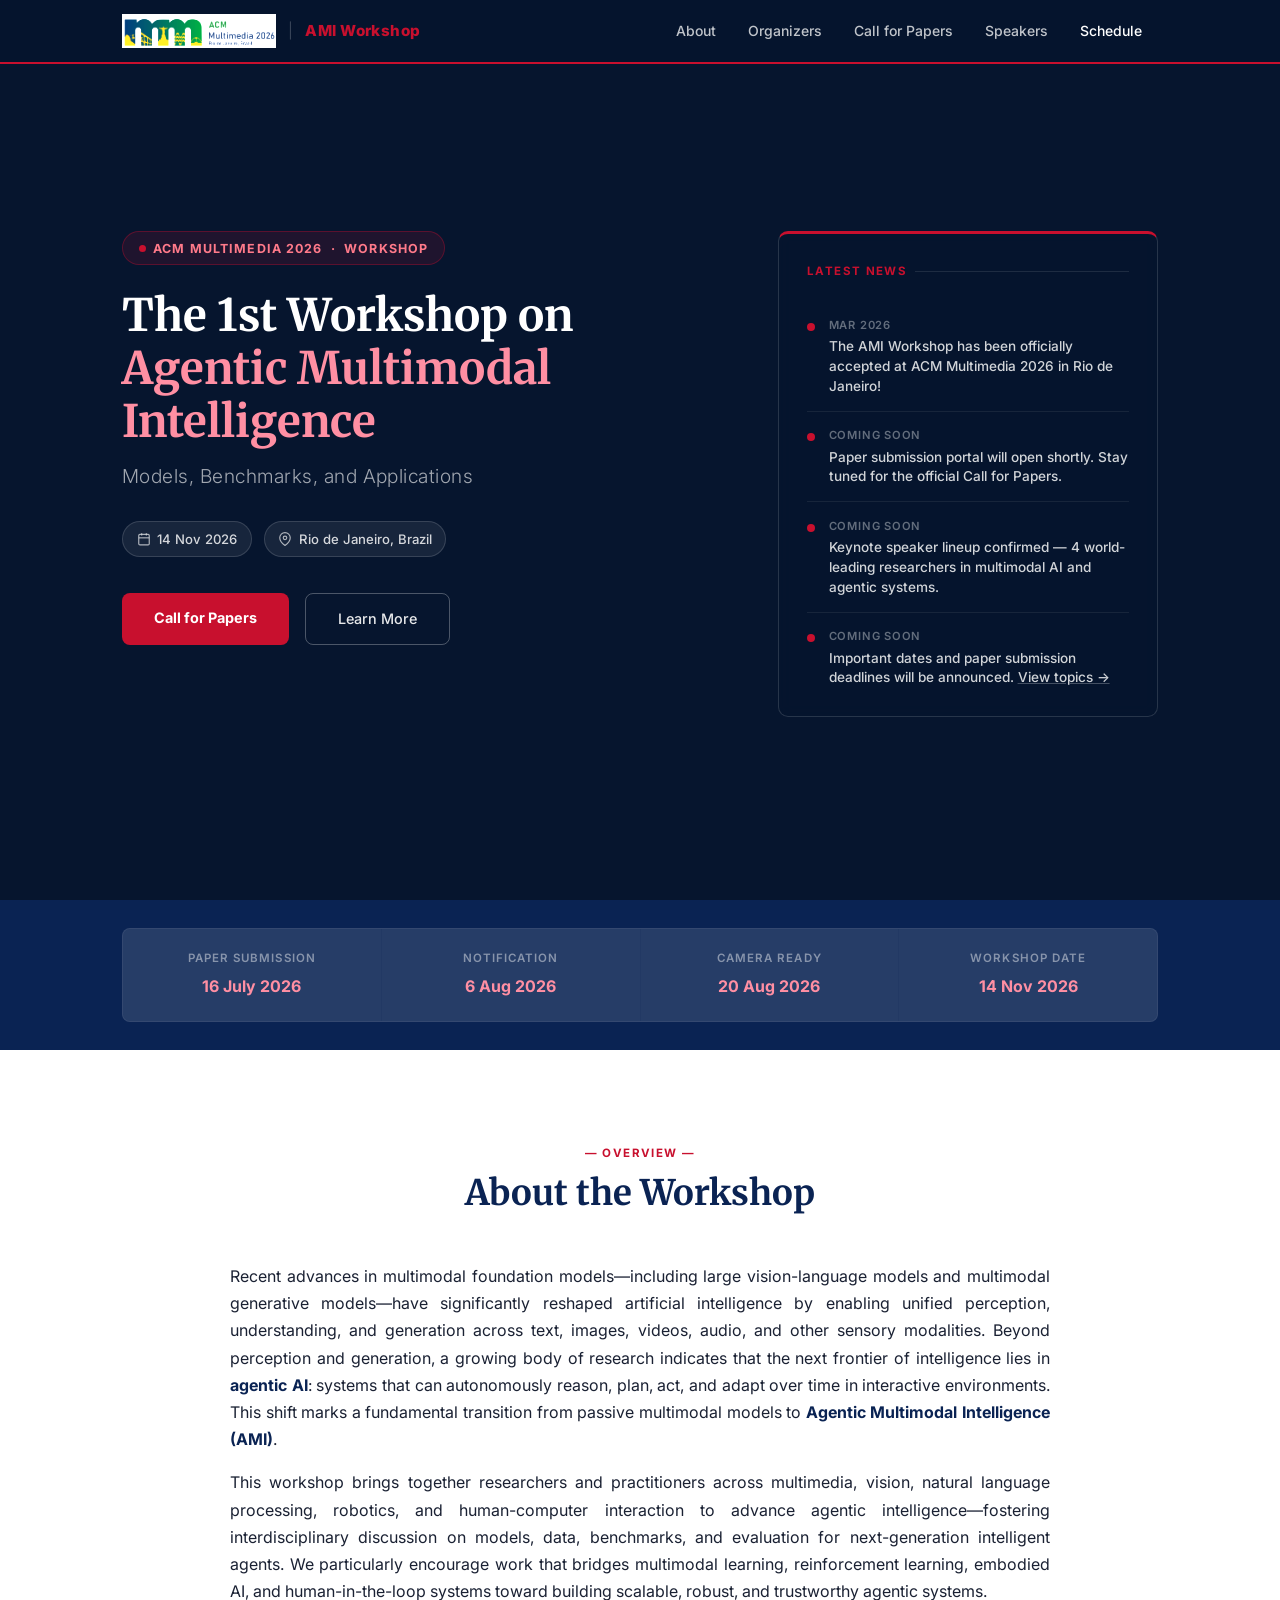
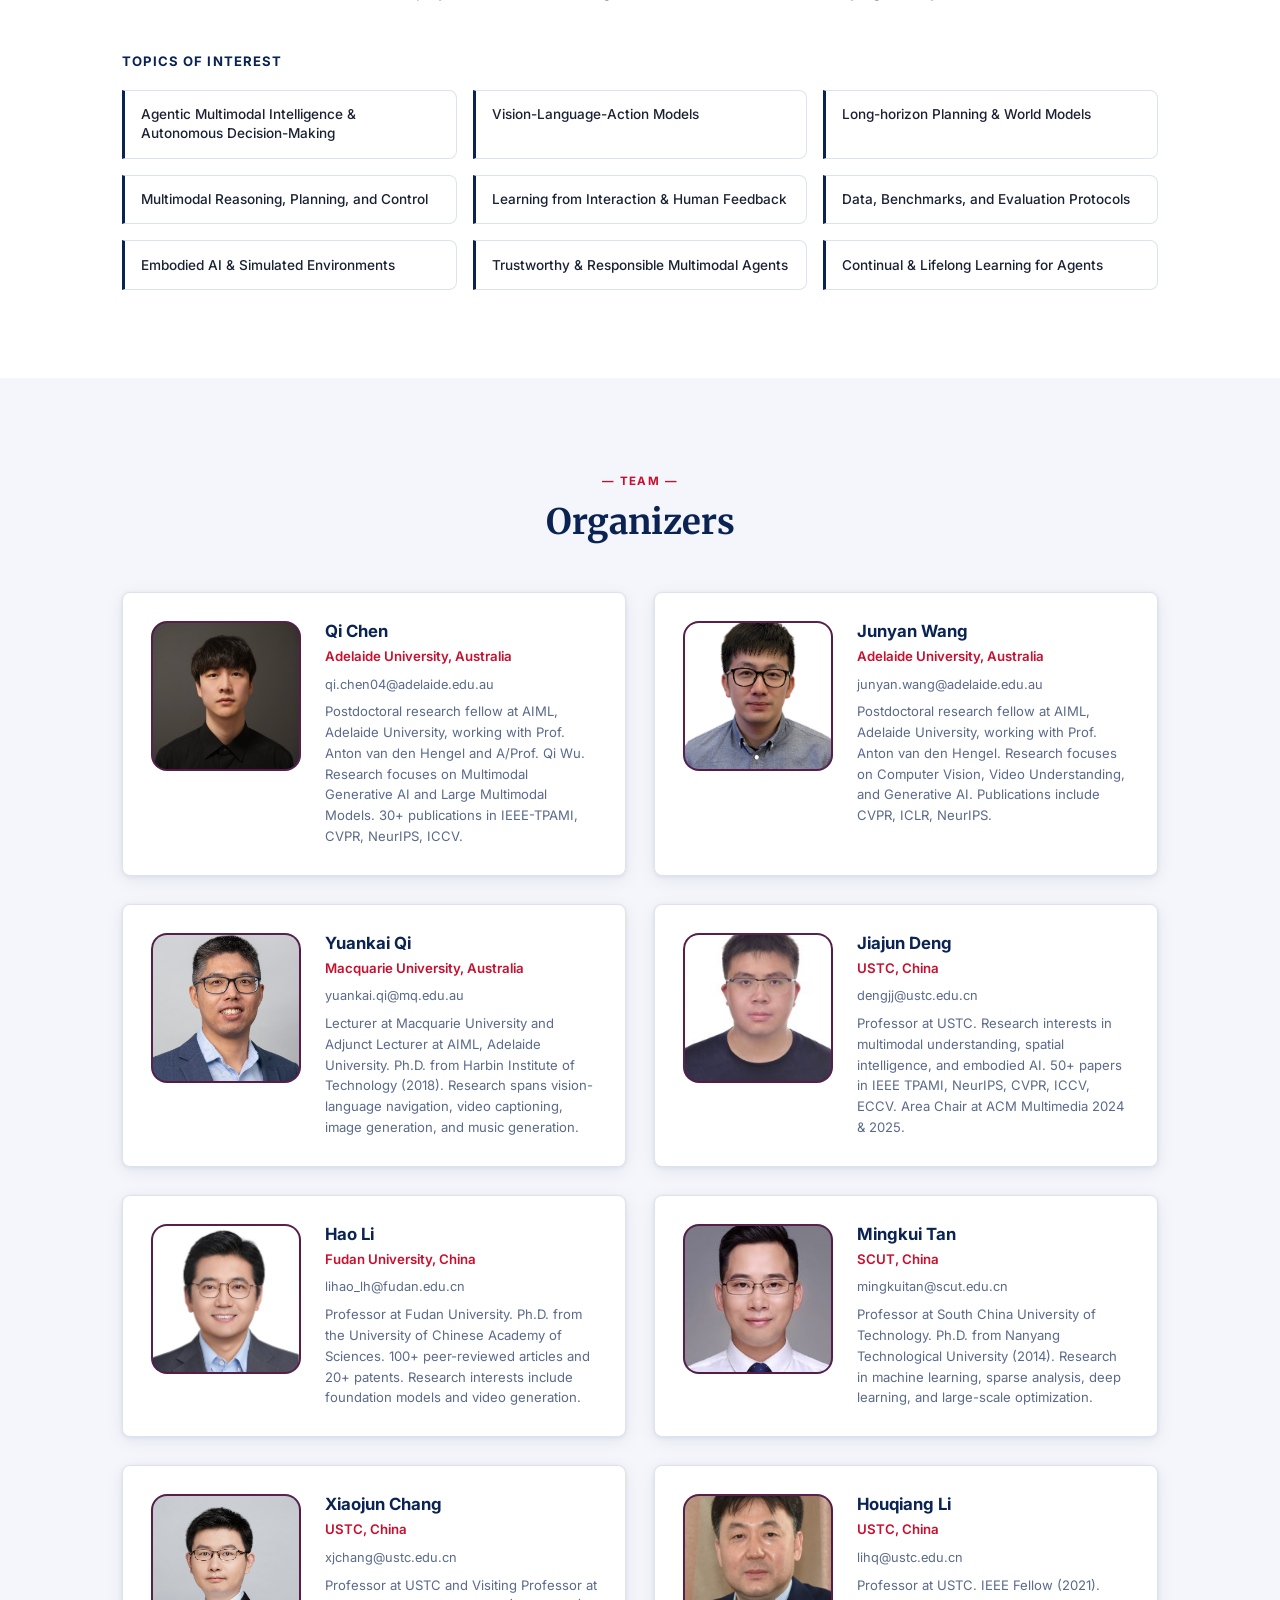
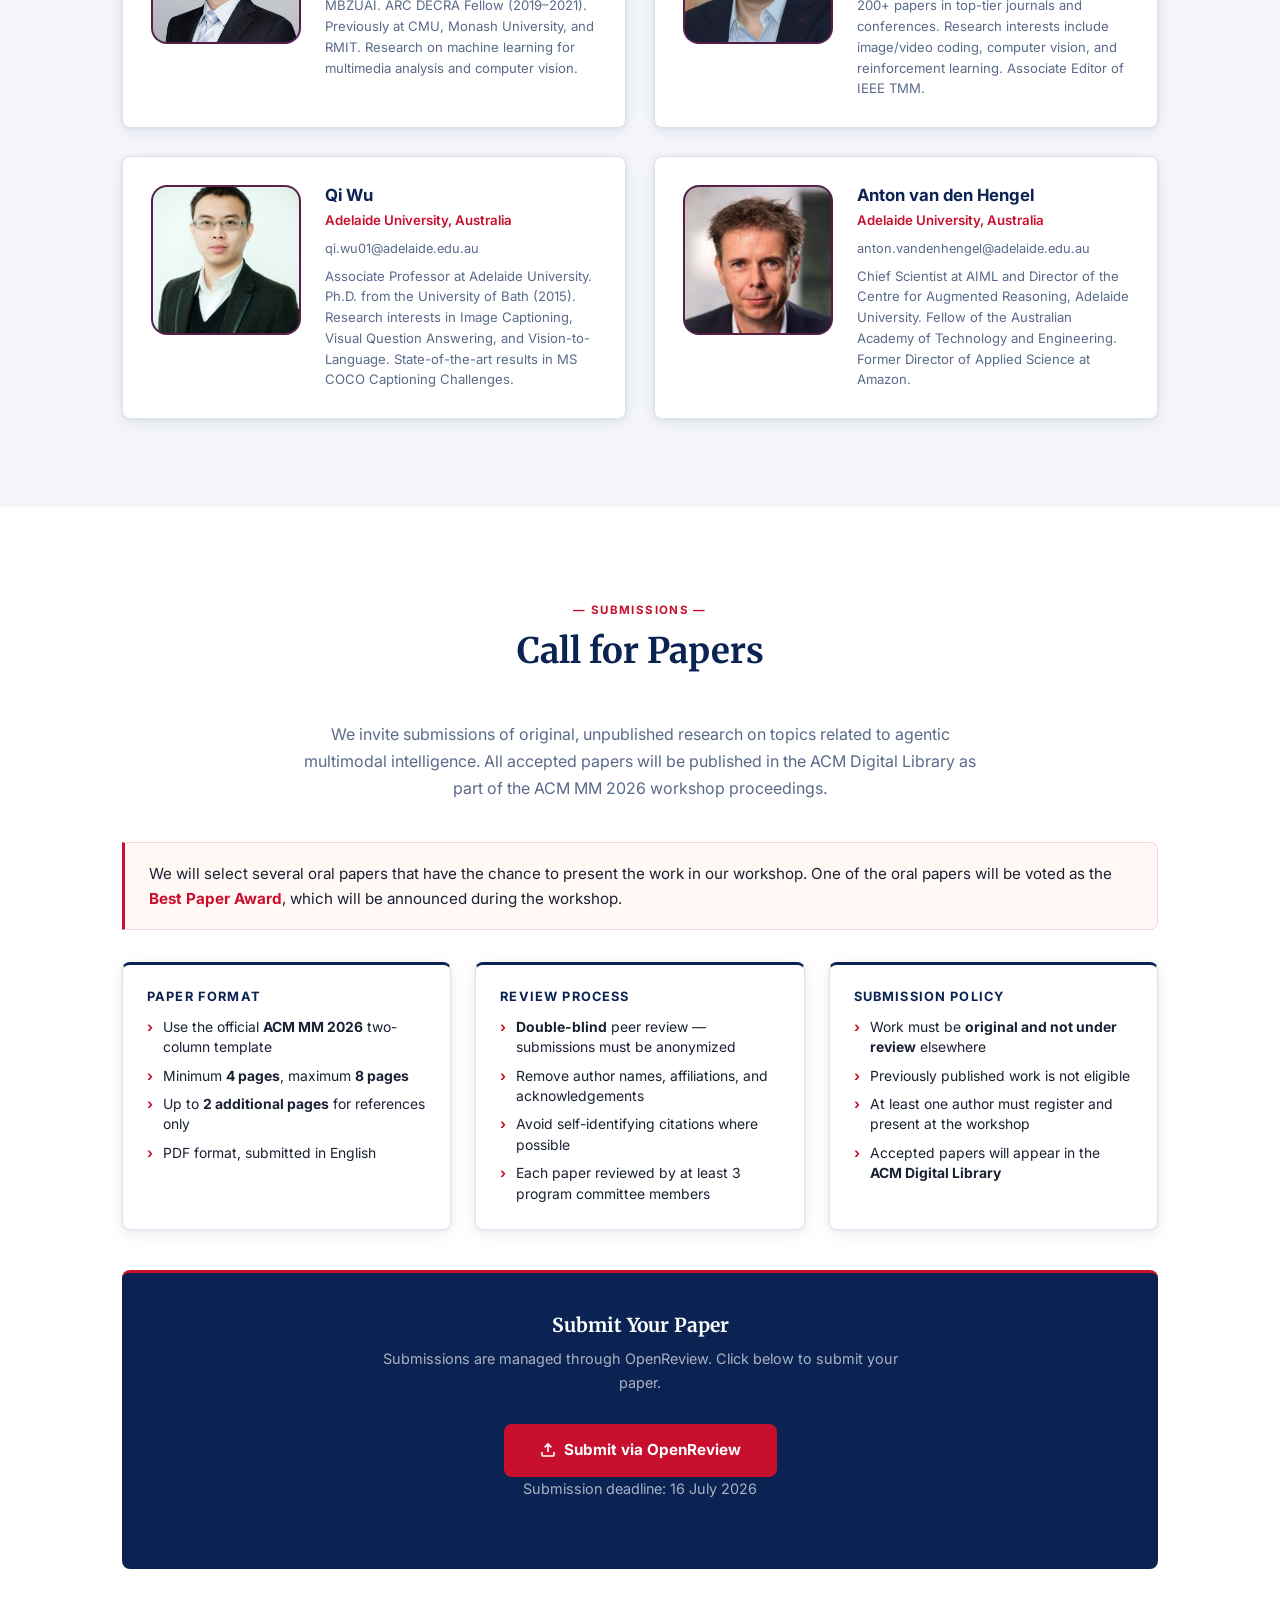
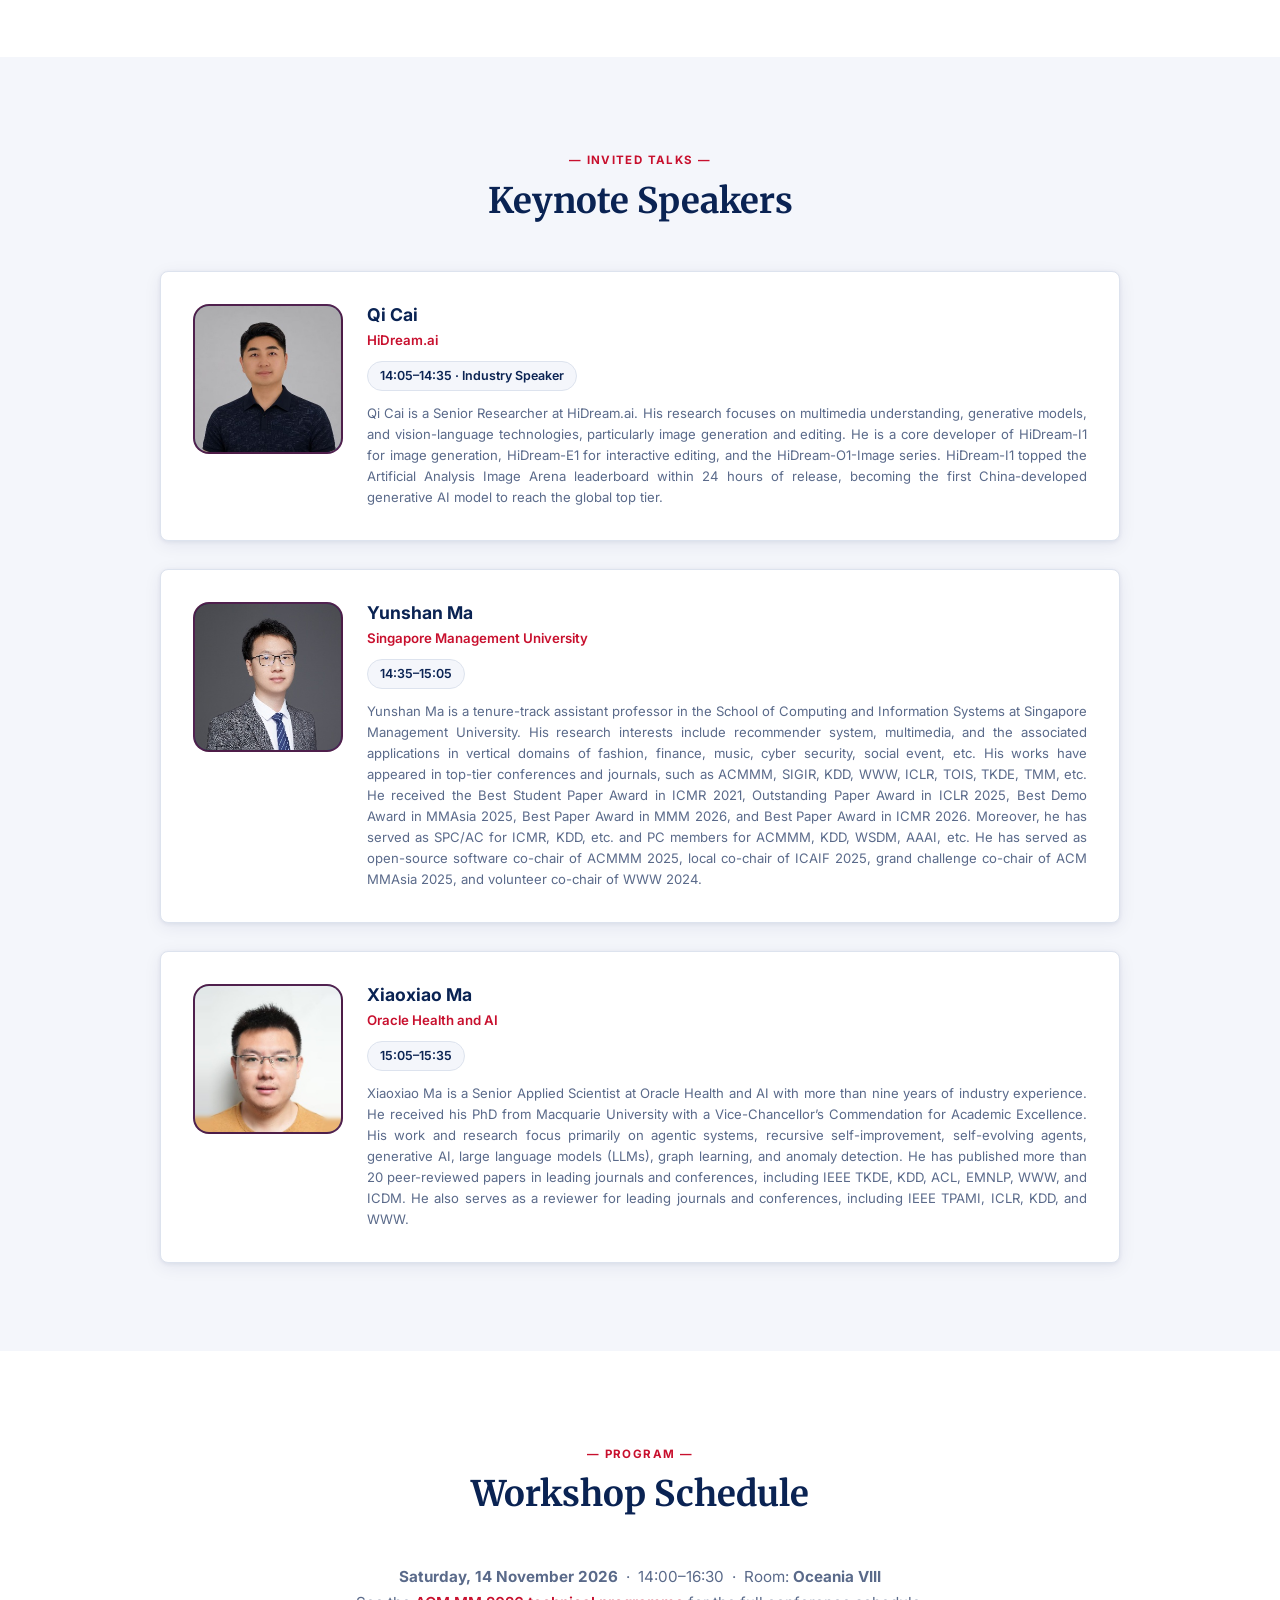
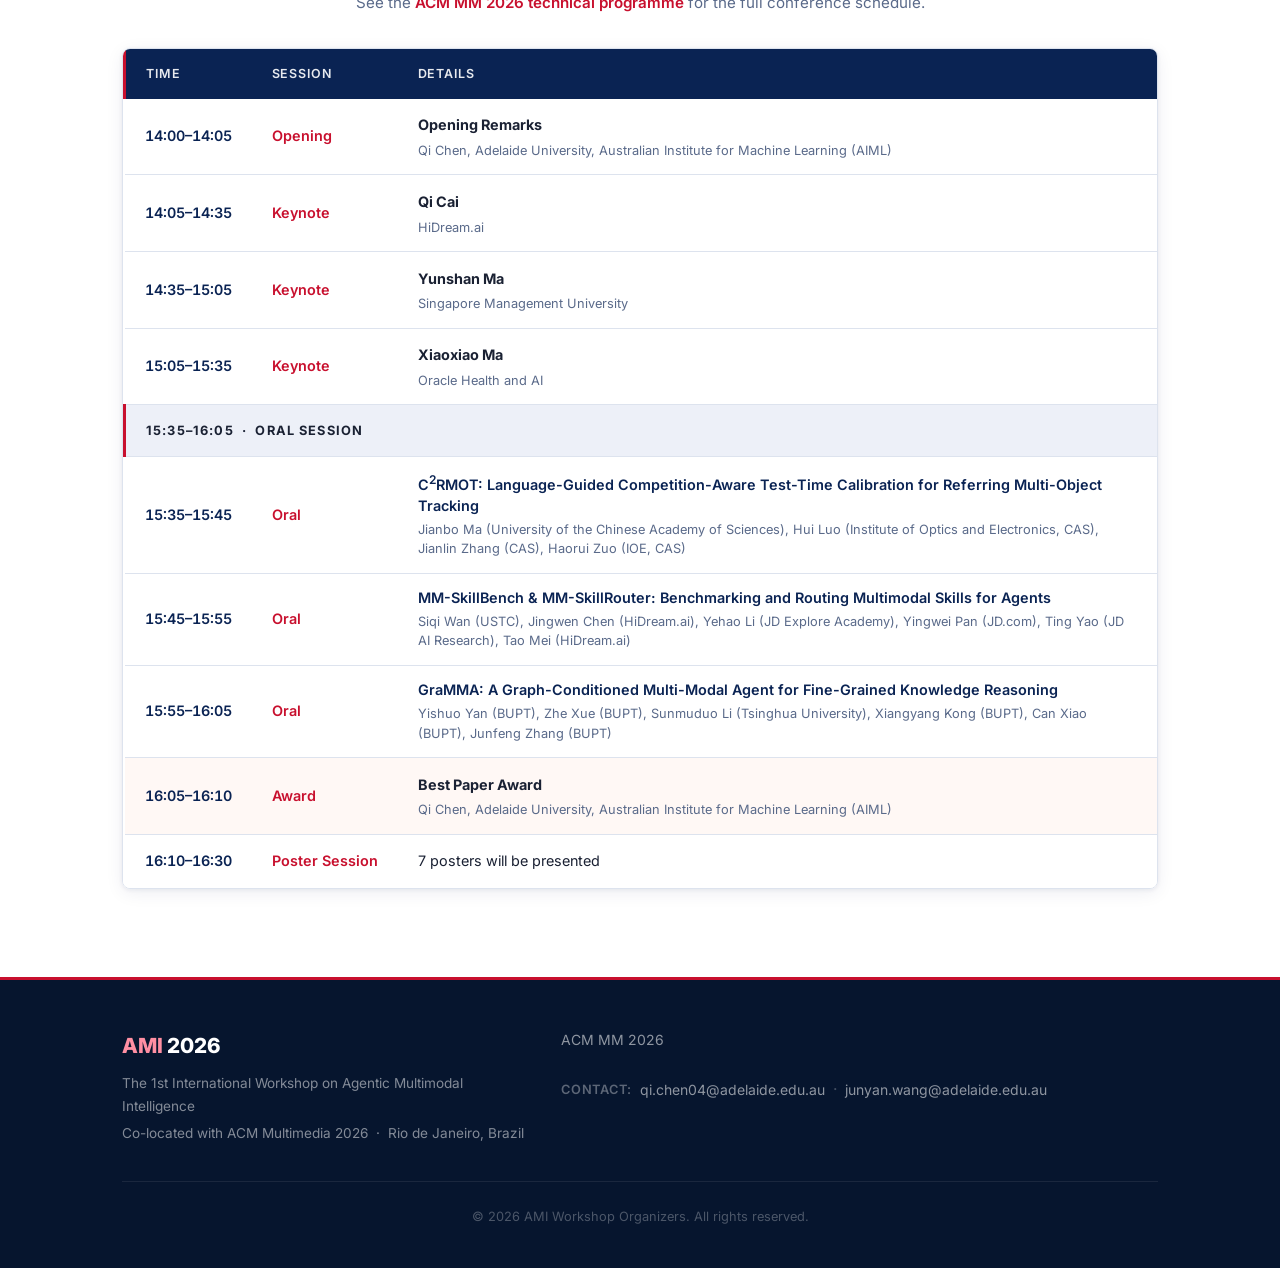
<file: index.html>
<!DOCTYPE html>
<html lang="en">
<head>
  <meta charset="UTF-8" />
  <meta name="viewport" content="width=device-width, initial-scale=1.0" />
  <title>AMI Workshop @ ACM MM 2026</title>
  <link rel="stylesheet" href="style.css" />
  <link rel="preconnect" href="https://fonts.googleapis.com" />
  <link rel="preconnect" href="https://fonts.gstatic.com" crossorigin />
  <link href="https://fonts.googleapis.com/css2?family=Inter:wght@300;400;500;600;700;800&family=Merriweather:ital,wght@0,400;0,700;1,400&display=swap" rel="stylesheet" />
</head>
<body>

<!-- ============================================================ NAVIGATION -->
<nav id="navbar">
  <div class="nav-container">
    <div class="nav-logo">
      <img src="LOGO.png" class="nav-acm-logo" alt="ACM Multimedia 2026"/>
      <span class="nav-divider">|</span>
      <span class="logo-ami">AMI Workshop</span>
    </div>
    <ul class="nav-links">
      <li><a href="#about">About</a></li>
      <li><a href="#organizers">Organizers</a></li>
      <li><a href="#cfp">Call for Papers</a></li>
      <li><a href="#speakers">Speakers</a></li>
      <li><a href="#schedule">Schedule</a></li>
    </ul>
    <button class="nav-toggle" id="navToggle">&#9776;</button>
  </div>
</nav>

<!-- ============================================================ HERO -->
<header class="hero">
  <!-- Rio de Janeiro background -->
  <div class="hero-bg"></div>
  <div class="hero-overlay"></div>

  <div class="hero-inner">

    <!-- Left: title & actions -->
    <div class="hero-left">
      <div class="hero-badge">ACM Multimedia 2026 &nbsp;·&nbsp; Workshop</div>
      <h1 class="hero-title">
        The 1st Workshop on<br/>
        <span class="accent">Agentic Multimodal<br/>Intelligence</span>
      </h1>
      <p class="hero-subtitle">Models, Benchmarks, and Applications</p>
      <div class="hero-meta">
        <span class="meta-chip">
          <svg xmlns="http://www.w3.org/2000/svg" viewBox="0 0 24 24" fill="none" stroke="currentColor" stroke-width="2"><rect x="3" y="4" width="18" height="18" rx="2" ry="2"/><line x1="16" y1="2" x2="16" y2="6"/><line x1="8" y1="2" x2="8" y2="6"/><line x1="3" y1="10" x2="21" y2="10"/></svg>
          14 Nov 2026
        </span>
        <span class="meta-chip">
          <svg xmlns="http://www.w3.org/2000/svg" viewBox="0 0 24 24" fill="none" stroke="currentColor" stroke-width="2"><path d="M21 10c0 7-9 13-9 13s-9-6-9-13a9 9 0 0 1 18 0z"/><circle cx="12" cy="10" r="3"/></svg>
          Rio de Janeiro, Brazil
        </span>
      </div>
      <div class="hero-actions">
        <a href="#cfp" class="btn-primary">Call for Papers</a>
        <a href="#about" class="btn-secondary">Learn More</a>
      </div>
    </div>

    <!-- Right: Latest News -->
    <div class="hero-news">
      <div class="news-panel-title">Latest News</div>
      <div class="news-list">
        <div class="news-item">
          <div class="news-dot"></div>
          <div class="news-body">
            <div class="news-date">Mar 2026</div>
            <div class="news-text">The AMI Workshop has been officially accepted at ACM Multimedia 2026 in Rio de Janeiro!</div>
          </div>
        </div>
        <div class="news-item">
          <div class="news-dot"></div>
          <div class="news-body">
            <div class="news-date">Coming Soon</div>
            <div class="news-text">Paper submission portal will open shortly. Stay tuned for the official Call for Papers.</div>
          </div>
        </div>
        <div class="news-item">
          <div class="news-dot"></div>
          <div class="news-body">
            <div class="news-date">Coming Soon</div>
            <div class="news-text">Keynote speaker lineup confirmed — 4 world-leading researchers in multimodal AI and agentic systems.</div>
          </div>
        </div>
        <div class="news-item">
          <div class="news-dot"></div>
          <div class="news-body">
            <div class="news-date">Coming Soon</div>
            <div class="news-text">Important dates and paper submission deadlines will be announced. <a href="#cfp">View topics &rarr;</a></div>
          </div>
        </div>
      </div>
    </div>

  </div>
</header>

<!-- ============================================================ IMPORTANT DATES -->
<section class="dates-bar">
  <div class="container">
    <div class="dates-grid">
      <div class="date-item">
        <span class="date-label">Paper Submission</span>
        <span class="date-value">16 July 2026</span>
      </div>
      <div class="date-item">
        <span class="date-label">Notification</span>
        <span class="date-value">6 Aug 2026</span>
      </div>
      <div class="date-item">
        <span class="date-label">Camera Ready</span>
        <span class="date-value">20 Aug 2026</span>
      </div>
      <div class="date-item">
        <span class="date-label">Workshop Date</span>
        <span class="date-value">14 Nov 2026</span>
      </div>
    </div>
  </div>
</section>

<!-- ============================================================ ABOUT -->
<section id="about" class="section">
  <div class="container">
    <div class="section-header">
      <span class="section-tag">Overview</span>
      <h2 class="section-title">About the Workshop</h2>
    </div>
    <div class="about-text" style="max-width:820px;margin:0 auto 3rem;">
      <p>
        Recent advances in multimodal foundation models—including large vision-language models and multimodal generative models—have significantly reshaped artificial intelligence by enabling unified perception, understanding, and generation across text, images, videos, audio, and other sensory modalities. Beyond perception and generation, a growing body of research indicates that the next frontier of intelligence lies in <strong>agentic AI</strong>: systems that can autonomously reason, plan, act, and adapt over time in interactive environments. This shift marks a fundamental transition from passive multimodal models to <strong>Agentic Multimodal Intelligence (AMI)</strong>.
      </p>
      <p style="margin-bottom:0;">
        This workshop brings together researchers and practitioners across multimedia, vision, natural language processing, robotics, and human-computer interaction to advance agentic intelligence—fostering interdisciplinary discussion on models, data, benchmarks, and evaluation for next-generation intelligent agents. We particularly encourage work that bridges multimodal learning, reinforcement learning, embodied AI, and human-in-the-loop systems toward building scalable, robust, and trustworthy agentic systems.
      </p>
    </div>

    <!-- Research Topics -->
    <div class="topics-compact">
      <h3>Topics of Interest</h3>
      <div class="topics-compact-grid">
        <div class="topic-compact-card">Agentic Multimodal Intelligence &amp; Autonomous Decision-Making</div>
        <div class="topic-compact-card">Vision-Language-Action Models</div>
        <div class="topic-compact-card">Long-horizon Planning &amp; World Models</div>
        <div class="topic-compact-card">Multimodal Reasoning, Planning, and Control</div>
        <div class="topic-compact-card">Learning from Interaction &amp; Human Feedback</div>
        <div class="topic-compact-card">Data, Benchmarks, and Evaluation Protocols</div>
        <div class="topic-compact-card">Embodied AI &amp; Simulated Environments</div>
        <div class="topic-compact-card">Trustworthy &amp; Responsible Multimodal Agents</div>
        <div class="topic-compact-card">Continual &amp; Lifelong Learning for Agents</div>
      </div>
    </div>
  </div>
</section>

<!-- ============================================================ ORGANIZERS (moved before CfP) -->
<section id="organizers" class="section section-alt">
  <div class="container">
    <div class="section-header">
      <span class="section-tag">Team</span>
      <h2 class="section-title">Organizers</h2>
    </div>
    <div class="organizers-grid">

      <div class="organizer-card">
        <div class="organizer-avatar"><img src="photo/qichen.jpg" alt="Qi Chen"/></div>
        <div class="organizer-info">
          <h3><a href="https://scholar.google.com/citations?user=OgKU77kAAAAJ&hl=en" class="organizer-name-link" target="_blank" rel="noopener">Qi Chen</a></h3>
          <p class="organizer-affil">Adelaide University, Australia</p>
          <a href="mailto:qi.chen04@adelaide.edu.au" class="organizer-email">qi.chen04@adelaide.edu.au</a>
          <p class="organizer-bio">Postdoctoral research fellow at AIML, Adelaide University, working with Prof. Anton van den Hengel and A/Prof. Qi Wu. Research focuses on Multimodal Generative AI and Large Multimodal Models. 30+ publications in IEEE-TPAMI, CVPR, NeurIPS, ICCV.</p>
        </div>
      </div>

      <div class="organizer-card">
        <div class="organizer-avatar"><img src="photo/junyanwang.jpg" alt="Junyan Wang"/></div>
        <div class="organizer-info">
          <h3><a href="https://scholar.google.com/citations?user=5yS_tTUAAAAJ&hl=en" class="organizer-name-link" target="_blank" rel="noopener">Junyan Wang</a></h3>
          <p class="organizer-affil">Adelaide University, Australia</p>
          <a href="mailto:junyan.wang@adelaide.edu.au" class="organizer-email">junyan.wang@adelaide.edu.au</a>
          <p class="organizer-bio">Postdoctoral research fellow at AIML, Adelaide University, working with Prof. Anton van den Hengel. Research focuses on Computer Vision, Video Understanding, and Generative AI. Publications include CVPR, ICLR, NeurIPS.</p>
        </div>
      </div>

      <div class="organizer-card">
        <div class="organizer-avatar"><img src="photo/yuankaiqi.png" alt="Yuankai Qi"/></div>
        <div class="organizer-info">
          <h3><a href="https://sites.google.com/site/yuankiqi/home" class="organizer-name-link" target="_blank" rel="noopener">Yuankai Qi</a></h3>
          <p class="organizer-affil">Macquarie University, Australia</p>
          <a href="mailto:yuankai.qi@mq.edu.au" class="organizer-email">yuankai.qi@mq.edu.au</a>
          <p class="organizer-bio">Lecturer at Macquarie University and Adjunct Lecturer at AIML, Adelaide University. Ph.D. from Harbin Institute of Technology (2018). Research spans vision-language navigation, video captioning, image generation, and music generation.</p>
        </div>
      </div>

      <div class="organizer-card">
        <div class="organizer-avatar"><img src="photo/jiajundeng.jpeg" alt="Jiajun Deng"/></div>
        <div class="organizer-info">
          <h3><a href="https://scholar.google.com/citations?user=FAAHjxsAAAAJ&hl=en" class="organizer-name-link" target="_blank" rel="noopener">Jiajun Deng</a></h3>
          <p class="organizer-affil">USTC, China</p>
          <a href="mailto:dengjj@ustc.edu.cn" class="organizer-email">dengjj@ustc.edu.cn</a>
          <p class="organizer-bio">Professor at USTC. Research interests in multimodal understanding, spatial intelligence, and embodied AI. 50+ papers in IEEE TPAMI, NeurIPS, CVPR, ICCV, ECCV. Area Chair at ACM Multimedia 2024 &amp; 2025.</p>
        </div>
      </div>

      <div class="organizer-card">
        <div class="organizer-avatar"><img src="photo/haoli.jpg" alt="Hao Li"/></div>
        <div class="organizer-info">
          <h3><a href="https://scholar.google.com/citations?user=pHN-QIwAAAAJ&hl=en" class="organizer-name-link" target="_blank" rel="noopener">Hao Li</a></h3>
          <p class="organizer-affil">Fudan University, China</p>
          <a href="mailto:lihao_lh@fudan.edu.cn" class="organizer-email">lihao_lh@fudan.edu.cn</a>
          <p class="organizer-bio">Professor at Fudan University. Ph.D. from the University of Chinese Academy of Sciences. 100+ peer-reviewed articles and 20+ patents. Research interests include foundation models and video generation.</p>
        </div>
      </div>

      <div class="organizer-card">
        <div class="organizer-avatar"><img src="photo/mingkuitan.png" alt="Mingkui Tan"/></div>
        <div class="organizer-info">
          <h3><a href="https://tanmingkui.github.io/" class="organizer-name-link" target="_blank" rel="noopener">Mingkui Tan</a></h3>
          <p class="organizer-affil">SCUT, China</p>
          <a href="mailto:mingkuitan@scut.edu.cn" class="organizer-email">mingkuitan@scut.edu.cn</a>
          <p class="organizer-bio">Professor at South China University of Technology. Ph.D. from Nanyang Technological University (2014). Research in machine learning, sparse analysis, deep learning, and large-scale optimization.</p>
        </div>
      </div>

      <div class="organizer-card">
        <div class="organizer-avatar"><img src="photo/xiaojunchang.jpg" alt="Xiaojun Chang"/></div>
        <div class="organizer-info">
          <h3><a href="https://ustc.fmclab.cn/author/xiaojun-chang/" class="organizer-name-link" target="_blank" rel="noopener">Xiaojun Chang</a></h3>
          <p class="organizer-affil">USTC, China</p>
          <a href="mailto:xjchang@ustc.edu.cn" class="organizer-email">xjchang@ustc.edu.cn</a>
          <p class="organizer-bio">Professor at USTC and Visiting Professor at MBZUAI. ARC DECRA Fellow (2019–2021). Previously at CMU, Monash University, and RMIT. Research on machine learning for multimedia analysis and computer vision.</p>
        </div>
      </div>

      <div class="organizer-card">
        <div class="organizer-avatar"><img src="photo/houqiangli.jpg" alt="Houqiang Li"/></div>
        <div class="organizer-info">
          <h3><a href="http://staff.ustc.edu.cn/~lihq/en/" class="organizer-name-link" target="_blank" rel="noopener">Houqiang Li</a></h3>
          <p class="organizer-affil">USTC, China</p>
          <a href="mailto:lihq@ustc.edu.cn" class="organizer-email">lihq@ustc.edu.cn</a>
          <p class="organizer-bio">Professor at USTC. IEEE Fellow (2021). 200+ papers in top-tier journals and conferences. Research interests include image/video coding, computer vision, and reinforcement learning. Associate Editor of IEEE TMM.</p>
        </div>
      </div>

      <div class="organizer-card">
        <div class="organizer-avatar"><img src="photo/qiwu.jpeg" alt="Qi Wu"/></div>
        <div class="organizer-info">
          <h3><a href="https://v3alab.github.io/" class="organizer-name-link" target="_blank" rel="noopener">Qi Wu</a></h3>
          <p class="organizer-affil">Adelaide University, Australia</p>
          <a href="mailto:qi.wu01@adelaide.edu.au" class="organizer-email">qi.wu01@adelaide.edu.au</a>
          <p class="organizer-bio">Associate Professor at Adelaide University. Ph.D. from the University of Bath (2015). Research interests in Image Captioning, Visual Question Answering, and Vision-to-Language. State-of-the-art results in MS COCO Captioning Challenges.</p>
        </div>
      </div>

      <div class="organizer-card">
        <div class="organizer-avatar"><img src="photo/anton.jpeg" alt="Anton van den Hengel"/></div>
        <div class="organizer-info">
          <h3><a href="https://scholar.google.com/citations?user=nMGZ2ZQAAAAJ&hl=en" class="organizer-name-link" target="_blank" rel="noopener">Anton van den Hengel</a></h3>
          <p class="organizer-affil">Adelaide University, Australia</p>
          <a href="mailto:anton.vandenhengel@adelaide.edu.au" class="organizer-email">anton.vandenhengel@adelaide.edu.au</a>
          <p class="organizer-bio">Chief Scientist at AIML and Director of the Centre for Augmented Reasoning, Adelaide University. Fellow of the Australian Academy of Technology and Engineering. Former Director of Applied Science at Amazon.</p>
        </div>
      </div>

    </div>
  </div>
</section>

<!-- ============================================================ CALL FOR PAPERS -->
<section id="cfp" class="section">
  <div class="container">
    <div class="section-header">
      <span class="section-tag">Submissions</span>
      <h2 class="section-title">Call for Papers</h2>
    </div>
    <p class="cfp-intro">
      We invite submissions of original, unpublished research on topics related to agentic multimodal intelligence.
      All accepted papers will be published in the ACM Digital Library as part of the ACM MM 2026 workshop proceedings.
    </p>

    <p class="cfp-award-note">
      We will select several oral papers that have the chance to present the work in our workshop. One of the oral papers will be voted as the <strong class="award-highlight">Best Paper Award</strong>, which will be announced during the workshop.
    </p>

    <div class="cfp-requirements">

      <div class="req-card">
        <h4>Paper Format</h4>
        <ul>
          <li>Use the official <strong>ACM MM 2026</strong> two-column template</li>
          <li>Minimum <strong>4 pages</strong>, maximum <strong>8 pages</strong></li>
          <li>Up to <strong>2 additional pages</strong> for references only</li>
          <li>PDF format, submitted in English</li>
        </ul>
      </div>

      <div class="req-card">
        <h4>Review Process</h4>
        <ul>
          <li><strong>Double-blind</strong> peer review — submissions must be anonymized</li>
          <li>Remove author names, affiliations, and acknowledgements</li>
          <li>Avoid self-identifying citations where possible</li>
          <li>Each paper reviewed by at least 3 program committee members</li>
        </ul>
      </div>

      <div class="req-card">
        <h4>Submission Policy</h4>
        <ul>
          <li>Work must be <strong>original and not under review</strong> elsewhere</li>
          <li>Previously published work is not eligible</li>
          <li>At least one author must register and present at the workshop</li>
          <li>Accepted papers will appear in the <strong>ACM Digital Library</strong></li>
        </ul>
      </div>

    </div>

    <div class="cfp-submit-box">
      <h3>Submit Your Paper</h3>
      <p>Submissions are managed through OpenReview. Click below to submit your paper.</p>
      <a href="https://openreview.net/group?id=acmmm.org/ACMMM/2026/Workshop/AMI" class="btn-submit active" target="_blank" rel="noopener">
        <svg xmlns="http://www.w3.org/2000/svg" width="16" height="16" viewBox="0 0 24 24" fill="none" stroke="currentColor" stroke-width="2.5"><path d="M21 15v4a2 2 0 0 1-2 2H5a2 2 0 0 1-2-2v-4"/><polyline points="17 8 12 3 7 8"/><line x1="12" y1="3" x2="12" y2="15"/></svg>
        Submit via OpenReview
      </a>
      <p class="btn-submit-note">Submission deadline: 16 July 2026</p>
    </div>
  </div>
</section>

<!-- ============================================================ KEYNOTE SPEAKERS -->
<section id="speakers" class="section section-alt">
  <div class="container">
    <div class="section-header">
      <span class="section-tag">Invited Talks</span>
      <h2 class="section-title">Keynote Speakers</h2>
    </div>
    <div class="speakers-grid">

      <div class="speaker-card">
        <div class="speaker-avatar"><img src="photo/qicai.jpeg" alt="Qi Cai"/></div>
        <div class="speaker-info">
          <h3>Qi Cai</h3>
          <p class="speaker-affil">HiDream.ai</p>
          <p class="speaker-time">14:05–14:35 · Industry Speaker</p>
          <p class="speaker-bio">Qi Cai is a Senior Researcher at HiDream.ai. His research focuses on multimedia understanding, generative models, and vision-language technologies, particularly image generation and editing. He is a core developer of HiDream-I1 for image generation, HiDream-E1 for interactive editing, and the HiDream-O1-Image series. HiDream-I1 topped the Artificial Analysis Image Arena leaderboard within 24 hours of release, becoming the first China-developed generative AI model to reach the global top tier.</p>
        </div>
      </div>

      <div class="speaker-card">
        <div class="speaker-avatar"><img src="photo/yunshanma.jpeg" alt="Yunshan Ma"/></div>
        <div class="speaker-info">
          <h3>Yunshan Ma</h3>
          <p class="speaker-affil">Singapore Management University</p>
          <p class="speaker-time">14:35–15:05</p>
          <p class="speaker-bio">Yunshan Ma is a tenure-track assistant professor in the School of Computing and Information Systems at Singapore Management University. His research interests include recommender system, multimedia, and the associated applications in vertical domains of fashion, finance, music, cyber security, social event, etc. His works have appeared in top-tier conferences and journals, such as ACMMM, SIGIR, KDD, WWW, ICLR, TOIS, TKDE, TMM, etc. He received the Best Student Paper Award in ICMR 2021, Outstanding Paper Award in ICLR 2025, Best Demo Award in MMAsia 2025, Best Paper Award in MMM 2026, and Best Paper Award in ICMR 2026. Moreover, he has served as SPC/AC for ICMR, KDD, etc. and PC members for ACMMM, KDD, WSDM, AAAI, etc. He has served as open-source software co-chair of ACMMM 2025, local co-chair of ICAIF 2025, grand challenge co-chair of ACM MMAsia 2025, and volunteer co-chair of WWW 2024.</p>
        </div>
      </div>

      <div class="speaker-card">
        <div class="speaker-avatar"><img src="photo/xiaoxiaoma.jpeg" alt="Xiaoxiao Ma"/></div>
        <div class="speaker-info">
          <h3>Xiaoxiao Ma</h3>
          <p class="speaker-affil">Oracle Health and AI</p>
          <p class="speaker-time">15:05–15:35</p>
          <p class="speaker-bio">Xiaoxiao Ma is a Senior Applied Scientist at Oracle Health and AI with more than nine years of industry experience. He received his PhD from Macquarie University with a Vice-Chancellor’s Commendation for Academic Excellence. His work and research focus primarily on agentic systems, recursive self-improvement, self-evolving agents, generative AI, large language models (LLMs), graph learning, and anomaly detection. He has published more than 20 peer-reviewed papers in leading journals and conferences, including IEEE TKDE, KDD, ACL, EMNLP, WWW, and ICDM. He also serves as a reviewer for leading journals and conferences, including IEEE TPAMI, ICLR, KDD, and WWW.</p>
        </div>
      </div>

    </div>
  </div>
</section>

<!-- ============================================================ SCHEDULE -->
<section id="schedule" class="section">
  <div class="container">
    <div class="section-header">
      <span class="section-tag">Program</span>
      <h2 class="section-title">Workshop Schedule</h2>
    </div>
    <p class="schedule-note"><strong>Saturday, 14 November 2026</strong> &nbsp;·&nbsp; 14:00–16:30 &nbsp;·&nbsp; Room: <strong>Oceania VIII</strong><br/>
      See the <a href="https://2026.acmmm.org/site/technical-programme.html" target="_blank" rel="noopener">ACM MM 2026 technical programme</a> for the full conference schedule.</p>

    <div class="schedule-table-wrap">
      <table class="schedule-table">
        <thead>
          <tr>
            <th>Time</th>
            <th>Session</th>
            <th>Details</th>
          </tr>
        </thead>
        <tbody>
          <tr>
            <td class="sch-time">14:00–14:05</td>
            <td class="sch-session">Opening</td>
            <td><strong>Opening Remarks</strong><span class="sch-authors">Qi Chen, Adelaide University, Australian Institute for Machine Learning (AIML)</span></td>
          </tr>
          <tr>
            <td class="sch-time">14:05–14:35</td>
            <td class="sch-session">Keynote</td>
            <td><strong>Qi Cai</strong><span class="sch-authors">HiDream.ai</span></td>
          </tr>
          <tr>
            <td class="sch-time">14:35–15:05</td>
            <td class="sch-session">Keynote</td>
            <td><strong>Yunshan Ma</strong><span class="sch-authors">Singapore Management University</span></td>
          </tr>
          <tr>
            <td class="sch-time">15:05–15:35</td>
            <td class="sch-session">Keynote</td>
            <td><strong>Xiaoxiao Ma</strong><span class="sch-authors">Oracle Health and AI</span></td>
          </tr>
          <tr class="schedule-section-header">
            <td colspan="3">15:35–16:05 &nbsp;·&nbsp; Oral Session</td>
          </tr>
          <tr>
            <td class="sch-time">15:35–15:45</td>
            <td class="sch-session">Oral</td>
            <td><span class="sch-paper">C<sup>2</sup>RMOT: Language-Guided Competition-Aware Test-Time Calibration for Referring Multi-Object Tracking</span><span class="sch-authors">Jianbo Ma (University of the Chinese Academy of Sciences), Hui Luo (Institute of Optics and Electronics, CAS), Jianlin Zhang (CAS), Haorui Zuo (IOE, CAS)</span></td>
          </tr>
          <tr>
            <td class="sch-time">15:45–15:55</td>
            <td class="sch-session">Oral</td>
            <td><span class="sch-paper">MM-SkillBench &amp; MM-SkillRouter: Benchmarking and Routing Multimodal Skills for Agents</span><span class="sch-authors">Siqi Wan (USTC), Jingwen Chen (HiDream.ai), Yehao Li (JD Explore Academy), Yingwei Pan (JD.com), Ting Yao (JD AI Research), Tao Mei (HiDream.ai)</span></td>
          </tr>
          <tr>
            <td class="sch-time">15:55–16:05</td>
            <td class="sch-session">Oral</td>
            <td><span class="sch-paper">GraMMA: A Graph-Conditioned Multi-Modal Agent for Fine-Grained Knowledge Reasoning</span><span class="sch-authors">Yishuo Yan (BUPT), Zhe Xue (BUPT), Sunmuduo Li (Tsinghua University), Xiangyang Kong (BUPT), Can Xiao (BUPT), Junfeng Zhang (BUPT)</span></td>
          </tr>
          <tr class="schedule-award">
            <td class="sch-time">16:05–16:10</td>
            <td class="sch-session">Award</td>
            <td><strong>Best Paper Award</strong><span class="sch-authors">Qi Chen, Adelaide University, Australian Institute for Machine Learning (AIML)</span></td>
          </tr>
          <tr>
            <td class="sch-time">16:10–16:30</td>
            <td class="sch-session">Poster Session</td>
            <td>7 posters will be presented</td>
          </tr>
        </tbody>
      </table>
    </div>
  </div>
</section>

<!-- ============================================================ FOOTER -->
<footer class="footer">
  <div class="container">
    <div class="footer-content">
      <div class="footer-brand">
        <div class="footer-logo"><span class="logo-ami">AMI</span> 2026</div>
        <p>The 1st International Workshop on Agentic Multimodal Intelligence</p>
        <p>Co-located with ACM Multimedia 2026 &nbsp;·&nbsp; Rio de Janeiro, Brazil</p>
      </div>
      <div class="footer-links">
        <a href="https://2026.acmmm.org/index.html" target="_blank" rel="noopener">ACM MM 2026</a>
        <span class="footer-contact">
          <span class="footer-contact-label">Contact:</span>
          <a href="mailto:qi.chen04@adelaide.edu.au">qi.chen04@adelaide.edu.au</a>
          <span class="footer-contact-sep">·</span>
          <a href="mailto:junyan.wang@adelaide.edu.au">junyan.wang@adelaide.edu.au</a>
        </span>
      </div>
    </div>
    <div class="footer-bottom">
      <p>&copy; 2026 AMI Workshop Organizers. All rights reserved.</p>
    </div>
  </div>
</footer>

<script src="script.js"></script>
</body>
</html>
</file>
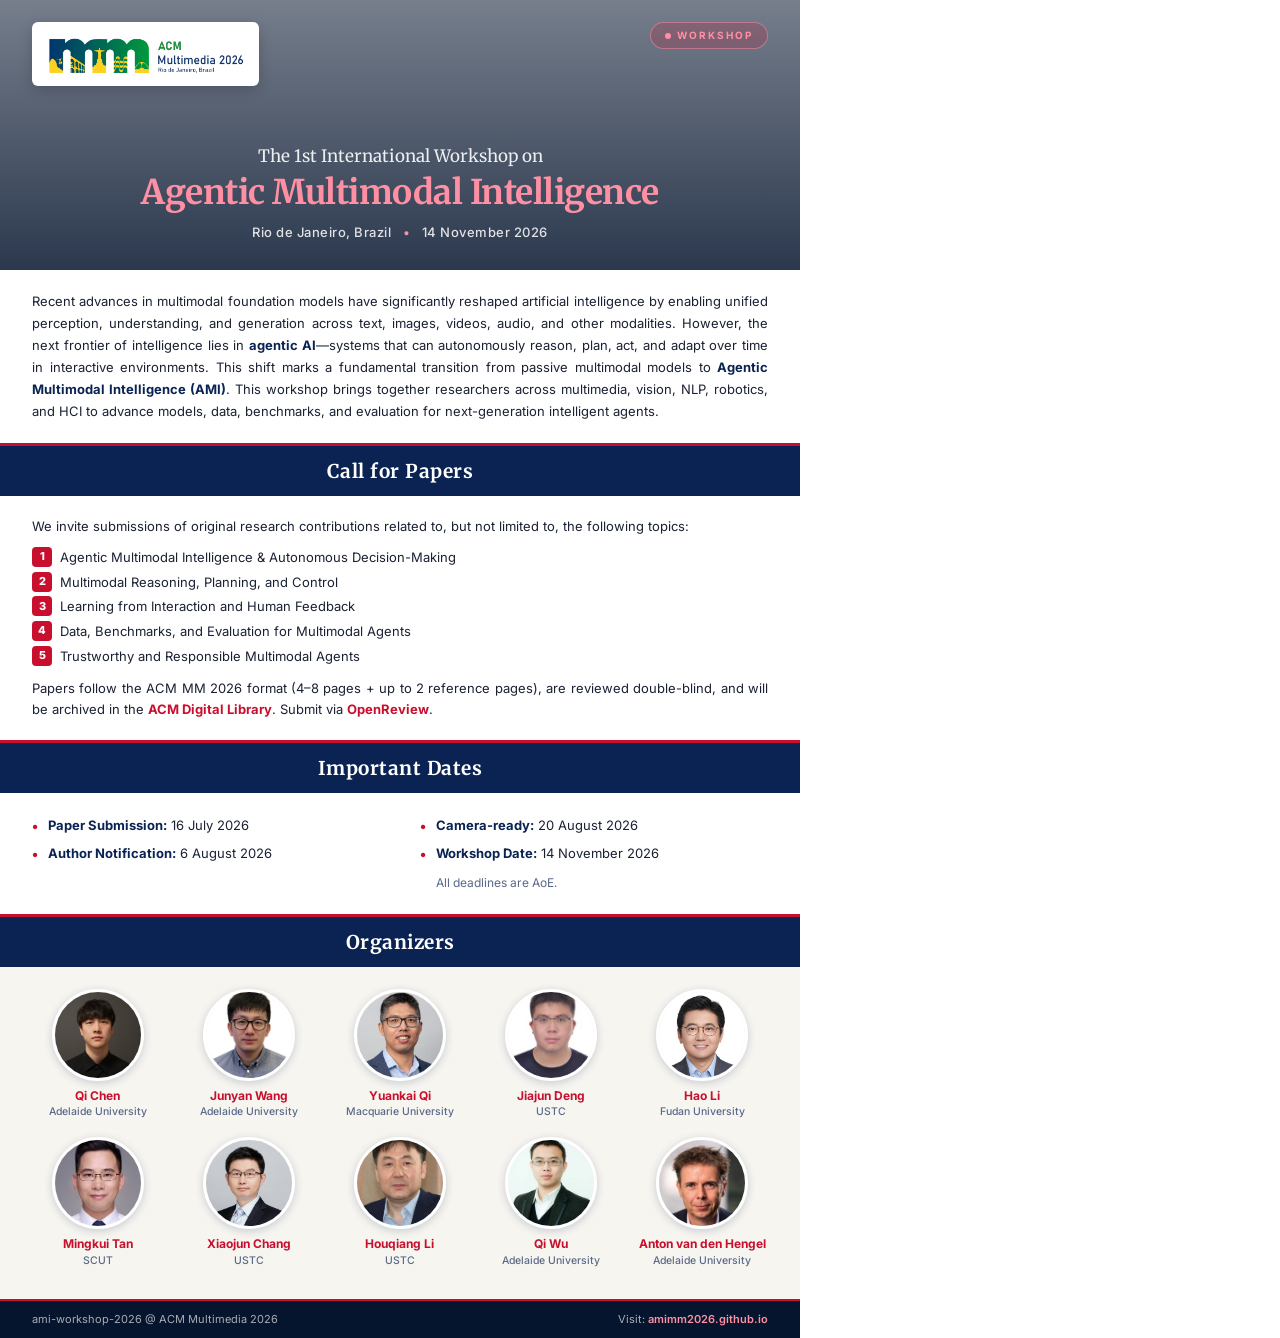
<file: poster.html>
<!DOCTYPE html>
<html lang="en">
<head>
  <meta charset="UTF-8" />
  <title>AMI Workshop 2026 — Poster</title>
  <link rel="preconnect" href="https://fonts.googleapis.com" />
  <link rel="preconnect" href="https://fonts.gstatic.com" crossorigin />
  <link href="https://fonts.googleapis.com/css2?family=Inter:wght@300;400;500;600;700;800;900&family=Merriweather:ital,wght@0,400;0,700;1,400&display=swap" rel="stylesheet" />
  <style>
    :root {
      --navy:      #0a2353;
      --navy-dark: #06152e;
      --red:       #c8102e;
      --red-light: #ff8fa3;
      --text:      #1a2133;
      --text-mute: #5a6a8a;
      --border:    #dde3ee;
      --cream:     #f7f5f0;
    }
    * { box-sizing: border-box; margin: 0; padding: 0; }
    html, body {
      font-family: 'Inter', system-ui, sans-serif;
      color: var(--text);
      background: #fff;
      line-height: 1.5;
      -webkit-font-smoothing: antialiased;
      margin: 0;
      padding: 0;
    }
    .poster {
      width: 800px;
      background: #fff;
      overflow: hidden;
    }
    /* Preview-only frame when viewed in browser */
    body.preview {
      background: #e5e7ec;
      padding: 30px 10px;
    }
    body.preview .poster {
      margin: 0 auto;
      box-shadow: 0 10px 60px rgba(0,0,0,.25);
    }

    /* ============ HEADER ============ */
    .poster-header {
      position: relative;
      height: 270px;
      background:
        linear-gradient(to bottom, rgba(6,21,46,.55), rgba(6,21,46,.85)),
        url('https://images.unsplash.com/photo-1483729558449-99ef09a8c325?w=1600&q=85&fit=crop&auto=format&fm=jpg') center/cover no-repeat;
      color: #fff;
      padding: 22px 32px 28px;
      display: flex;
      flex-direction: column;
      justify-content: space-between;
    }
    .header-top {
      display: flex;
      justify-content: space-between;
      align-items: flex-start;
    }
    .acm-logo {
      background: #fff;
      padding: 10px 14px;
      border-radius: 6px;
      box-shadow: 0 4px 14px rgba(0,0,0,.18);
    }
    .acm-logo img {
      height: 44px;
      width: auto;
      display: block;
    }
    .header-badge {
      display: inline-flex;
      align-items: center;
      gap: 6px;
      padding: 5px 14px;
      background: rgba(200,16,46,.2);
      border: 1px solid rgba(255,143,163,.5);
      color: var(--red-light);
      font-size: 10px;
      font-weight: 700;
      letter-spacing: 2px;
      text-transform: uppercase;
      border-radius: 100px;
    }
    .header-badge::before {
      content: '';
      width: 6px; height: 6px;
      border-radius: 50%;
      background: var(--red-light);
    }

    .header-center {
      text-align: center;
    }
    .header-subtitle {
      font-family: 'Merriweather', serif;
      font-size: 17px;
      font-weight: 400;
      margin-bottom: 4px;
      color: rgba(255,255,255,.9);
    }
    .header-title {
      font-family: 'Merriweather', serif;
      font-size: 34px;
      font-weight: 700;
      line-height: 1.15;
      color: var(--red-light);
      margin-bottom: 2px;
      letter-spacing: -.5px;
      white-space: nowrap;
    }
    .header-meta {
      font-family: 'Inter', sans-serif;
      font-size: 13px;
      color: rgba(255,255,255,.85);
      margin-top: 10px;
      font-weight: 500;
      letter-spacing: .5px;
    }
    .header-meta .dot { color: var(--red-light); margin: 0 8px; }

    /* ============ SECTION ============ */
    .section { padding: 20px 32px; }
    .section-banner {
      background: var(--navy);
      color: #fff;
      padding: 11px 32px;
      font-family: 'Merriweather', serif;
      font-size: 19px;
      font-weight: 700;
      text-align: center;
      border-top: 3px solid var(--red);
      letter-spacing: .5px;
    }

    .description p {
      font-size: 13px;
      line-height: 1.7;
      color: var(--text);
      text-align: justify;
      hyphens: auto;
    }
    .description strong { color: var(--navy); font-weight: 700; }
    .description a-link { color: var(--red); font-weight: 600; }

    /* CFP topics */
    .topics-list {
      margin: 2px 0;
      padding-left: 0;
      list-style: none;
    }
    .topics-list li {
      font-size: 13px;
      line-height: 1.9;
      counter-increment: step;
      padding-left: 28px;
      position: relative;
      color: var(--text);
    }
    .topics-list li::before {
      content: counter(step);
      position: absolute;
      left: 0; top: 2px;
      width: 20px; height: 20px;
      background: var(--red);
      color: #fff;
      font-size: 11px;
      font-weight: 800;
      display: flex;
      align-items: center;
      justify-content: center;
      border-radius: 4px;
      font-family: 'Inter', sans-serif;
    }
    .topics-list { counter-reset: step; }
    .cfp-intro, .cfp-note {
      font-size: 13px;
      line-height: 1.6;
      color: var(--text);
    }
    .cfp-intro { margin-bottom: 8px; }
    .cfp-note  { margin-top: 10px; text-align: justify; }
    .cfp-note .highlight {
      color: var(--red);
      font-weight: 700;
    }

    /* Dates */
    .dates {
      padding: 18px 32px 22px;
      display: flex;
      flex-wrap: wrap;
      gap: 8px 40px;
    }
    .dates-col { flex: 1; min-width: 260px; }
    .dates-col ul { list-style: none; }
    .dates-col ul li {
      font-size: 13px;
      padding: 3px 0 3px 16px;
      position: relative;
      line-height: 1.7;
    }
    .dates-col ul li::before {
      content: '•';
      position: absolute;
      left: 0;
      color: var(--red);
      font-weight: 800;
      font-size: 14px;
    }
    .dates-col ul li strong {
      color: var(--navy);
      font-weight: 700;
    }
    .deadline-note {
      font-size: 12px;
      color: var(--text-mute);
      margin-top: 6px;
      padding-left: 16px;
    }

    /* Organizers */
    .organizers-wrap {
      padding: 22px 28px 32px;
      background: var(--cream);
    }
    .organizers {
      display: grid;
      grid-template-columns: repeat(5, 1fr);
      gap: 18px 12px;
    }
    .org {
      text-align: center;
    }
    .org-photo {
      width: 92px;
      height: 92px;
      border-radius: 50%;
      border: 3px solid #fff;
      box-shadow: 0 2px 8px rgba(10,35,83,.2);
      object-fit: cover;
      margin: 0 auto 8px;
      display: block;
      background: var(--navy);
    }
    .org-name {
      font-family: 'Inter', sans-serif;
      font-weight: 700;
      font-size: 12px;
      color: var(--red);
      margin-bottom: 2px;
      line-height: 1.2;
    }
    .org-affil {
      font-size: 10.5px;
      color: var(--text-mute);
      line-height: 1.3;
      font-weight: 500;
    }

    /* Footer strip */
    .footer-strip {
      background: var(--navy-dark);
      color: rgba(255,255,255,.65);
      padding: 10px 32px;
      font-size: 11px;
      display: flex;
      justify-content: space-between;
      border-top: 2px solid var(--red);
    }
    .footer-strip a { color: var(--red-light); text-decoration: none; font-weight: 600; }

    @media print {
      body { background: #fff; padding: 0; }
      .poster { box-shadow: none; margin: 0; }
    }
  </style>
</head>
<body>
<script>
  // Only show preview frame when ?preview=1 is in URL
  if (location.search.includes('preview')) {
    document.body.classList.add('preview');
  }
</script>

<div class="poster">

  <!-- Header -->
  <div class="poster-header">
    <div class="header-top">
      <div class="acm-logo">
        <img src="LOGO.png" alt="ACM Multimedia 2026"/>
      </div>
      <div class="header-badge">Workshop</div>
    </div>

    <div class="header-center">
      <div class="header-subtitle">The 1st International Workshop on</div>
      <div class="header-title">Agentic Multimodal Intelligence</div>
      <div class="header-meta">
        Rio de Janeiro, Brazil
        <span class="dot">•</span>
        14 November 2026
      </div>
    </div>
  </div>

  <!-- Description -->
  <div class="section description">
    <p>
      Recent advances in multimodal foundation models have significantly reshaped artificial intelligence by enabling unified perception, understanding, and generation across text, images, videos, audio, and other modalities. However, the next frontier of intelligence lies in <strong>agentic AI</strong>&mdash;systems that can autonomously reason, plan, act, and adapt over time in interactive environments. This shift marks a fundamental transition from passive multimodal models to <strong>Agentic Multimodal Intelligence (AMI)</strong>. This workshop brings together researchers across multimedia, vision, NLP, robotics, and HCI to advance models, data, benchmarks, and evaluation for next-generation intelligent agents.
    </p>
  </div>

  <!-- Call for Papers -->
  <div class="section-banner">Call for Papers</div>
  <div class="section">
    <p class="cfp-intro">We invite submissions of original research contributions related to, but not limited to, the following topics:</p>
    <ol class="topics-list">
      <li>Agentic Multimodal Intelligence &amp; Autonomous Decision-Making</li>
      <li>Multimodal Reasoning, Planning, and Control</li>
      <li>Learning from Interaction and Human Feedback</li>
      <li>Data, Benchmarks, and Evaluation for Multimodal Agents</li>
      <li>Trustworthy and Responsible Multimodal Agents</li>
    </ol>
    <p class="cfp-note">
      Papers follow the ACM MM 2026 format (4&ndash;8 pages + up to 2 reference pages), are reviewed double-blind, and will be archived in the <span class="highlight">ACM Digital Library</span>. Submit via <span class="highlight">OpenReview</span>.
    </p>
  </div>

  <!-- Important Dates -->
  <div class="section-banner">Important Dates</div>
  <div class="dates">
    <div class="dates-col">
      <ul>
        <li><strong>Paper Submission:</strong> 16 July 2026</li>
        <li><strong>Author Notification:</strong> 6 August 2026</li>
      </ul>
    </div>
    <div class="dates-col">
      <ul>
        <li><strong>Camera-ready:</strong> 20 August 2026</li>
        <li><strong>Workshop Date:</strong> 14 November 2026</li>
      </ul>
      <div class="deadline-note">All deadlines are AoE.</div>
    </div>
  </div>

  <!-- Organizers -->
  <div class="section-banner">Organizers</div>
  <div class="organizers-wrap">
    <div class="organizers">

      <div class="org">
        <img class="org-photo" src="photo/qichen.jpg" alt="Qi Chen"/>
        <div class="org-name">Qi Chen</div>
        <div class="org-affil">Adelaide University</div>
      </div>

      <div class="org">
        <img class="org-photo" src="photo/junyanwang.jpg" alt="Junyan Wang"/>
        <div class="org-name">Junyan Wang</div>
        <div class="org-affil">Adelaide University</div>
      </div>

      <div class="org">
        <img class="org-photo" src="photo/yuankaiqi.png" alt="Yuankai Qi"/>
        <div class="org-name">Yuankai Qi</div>
        <div class="org-affil">Macquarie University</div>
      </div>

      <div class="org">
        <img class="org-photo" src="photo/jiajundeng.jpeg" alt="Jiajun Deng"/>
        <div class="org-name">Jiajun Deng</div>
        <div class="org-affil">USTC</div>
      </div>

      <div class="org">
        <img class="org-photo" src="photo/haoli.jpg" alt="Hao Li"/>
        <div class="org-name">Hao Li</div>
        <div class="org-affil">Fudan University</div>
      </div>

      <div class="org">
        <img class="org-photo" src="photo/mingkuitan.png" alt="Mingkui Tan"/>
        <div class="org-name">Mingkui Tan</div>
        <div class="org-affil">SCUT</div>
      </div>

      <div class="org">
        <img class="org-photo" src="photo/xiaojunchang.jpg" alt="Xiaojun Chang"/>
        <div class="org-name">Xiaojun Chang</div>
        <div class="org-affil">USTC</div>
      </div>

      <div class="org">
        <img class="org-photo" src="photo/houqiangli.jpg" alt="Houqiang Li"/>
        <div class="org-name">Houqiang Li</div>
        <div class="org-affil">USTC</div>
      </div>

      <div class="org">
        <img class="org-photo" src="photo/qiwu.jpeg" alt="Qi Wu"/>
        <div class="org-name">Qi Wu</div>
        <div class="org-affil">Adelaide University</div>
      </div>

      <div class="org">
        <img class="org-photo" src="photo/anton.jpeg" alt="Anton van den Hengel"/>
        <div class="org-name">Anton van den Hengel</div>
        <div class="org-affil">Adelaide University</div>
      </div>

    </div>
  </div>

  <!-- Footer -->
  <div class="footer-strip">
    <span>ami-workshop-2026 @ ACM Multimedia 2026</span>
    <span>Visit: <a>amimm2026.github.io</a></span>
  </div>

</div>

</body>
</html>
</file>
<file: style.css>
/* ============================================
   AMI Workshop 2026
   University of Adelaide brand: Navy + Crimson
   ============================================ */

:root {
  /* ---- University of Adelaide brand colours ---- */
  --navy:        #0a2353;   /* primary deep navy */
  --navy-dark:   #06152e;   /* darkest navy */
  --navy-mid:    #122e65;
  --red:         #c8102e;   /* UA crimson red */
  --red-dim:     rgba(200,16,46,.13);
  --red-border:  rgba(200,16,46,.35);
  --red-bright:  #e81535;
  /* ---- neutrals ---- */
  --text:        #1a2133;
  --text-muted:  #5a6a8a;
  --border:      #dde3ee;
  --bg:          #ffffff;
  --bg-alt:      #f4f6fb;   /* cool-white with navy tinge */
  --radius:      8px;
  --shadow:      0 1px 4px rgba(10,35,83,.07), 0 4px 18px rgba(10,35,83,.07);
  --shadow-lg:   0 8px 36px rgba(10,35,83,.14);
}

/* ============================================================ RESET */
*, *::before, *::after { box-sizing: border-box; margin: 0; padding: 0; }
html { scroll-behavior: smooth; }
body {
  font-family: 'Inter', system-ui, sans-serif;
  color: var(--text);
  background: var(--bg);
  line-height: 1.7;
  font-size: 16px;
}
h1, h2, h3, h4 {
  font-family: 'Merriweather', Georgia, serif;
  line-height: 1.25;
  color: var(--navy);
}
p { margin-bottom: 1rem; }
a { color: var(--navy); text-decoration: none; }
a:hover { color: var(--red); text-decoration: underline; }
.container { max-width: 1100px; margin: 0 auto; padding: 0 2rem; }

/* ============================================================ NAV */
#navbar {
  position: fixed;
  top: 0; left: 0; right: 0;
  z-index: 100;
  background: rgba(6,21,46,.97);
  backdrop-filter: blur(10px);
  border-bottom: 2px solid var(--red);
  transition: box-shadow .3s;
}
#navbar.scrolled { box-shadow: 0 2px 24px rgba(0,0,0,.5); }

.nav-container {
  max-width: 1100px;
  margin: 0 auto;
  padding: 0 2rem;
  display: flex;
  align-items: center;
  height: 62px;
}
.nav-logo {
  display: flex;
  align-items: center;
  gap: .75rem;
  font-family: 'Inter', sans-serif;
  font-weight: 800;
  font-size: .95rem;
  color: #fff;
  letter-spacing: .03em;
  white-space: nowrap;
}
.nav-acm-logo {
  height: 34px;
  width: auto;
  display: block;
  filter: brightness(1.15);
}
.nav-divider {
  color: rgba(255,255,255,.25);
  font-weight: 300;
}
.nav-logo .logo-ami { color: var(--red); }
.nav-links {
  display: flex;
  list-style: none;
  margin-left: auto;
}
.nav-links a {
  display: block;
  padding: .5rem 1rem;
  color: rgba(255,255,255,.75);
  font-size: .875rem;
  font-weight: 500;
  transition: color .2s;
  text-decoration: none;
}
.nav-links a:hover { color: #fff; }
.nav-toggle {
  display: none;
  background: none;
  border: none;
  color: #fff;
  font-size: 1.4rem;
  cursor: pointer;
  margin-left: auto;
}

/* ============================================================ HERO */
.hero {
  position: relative;
  min-height: 100vh;
  display: flex;
  align-items: center;
  background: var(--navy-dark);
  overflow: hidden;
}
/* Rio de Janeiro background image */
.hero-bg {
  position: absolute;
  inset: 0;
  background-image: url('https://images.unsplash.com/photo-1483729558449-99ef09a8c325?w=1920&q=85&fit=crop&auto=format&fm=jpg');
  background-size: cover;
  background-position: center 40%;
  background-repeat: no-repeat;
}
/* Dark gradient overlay for text readability */
.hero-overlay {
  position: absolute;
  inset: 0;
  background:
    linear-gradient(to right,
      rgba(6,21,46,.92) 0%,
      rgba(6,21,46,.75) 55%,
      rgba(6,21,46,.50) 100%),
    linear-gradient(to bottom,
      rgba(6,21,46,.3) 0%,
      transparent 40%,
      rgba(6,21,46,.5) 100%);
}

.hero-inner {
  position: relative;
  z-index: 2;
  width: 100%;
  max-width: 1100px;
  margin: 0 auto;
  padding: 9rem 2rem 6rem;
  display: grid;
  grid-template-columns: 1fr 380px;
  gap: 3.5rem;
  align-items: start;
}

/* Left */
.hero-badge {
  display: inline-flex;
  align-items: center;
  gap: .45rem;
  padding: .35rem 1rem;
  background: var(--red-dim);
  border: 1px solid var(--red-border);
  color: #ff7a8a;
  font-size: .78rem;
  font-weight: 700;
  letter-spacing: .09em;
  text-transform: uppercase;
  border-radius: 100px;
  margin-bottom: 1.5rem;
}
.hero-badge::before {
  content: '';
  width: 7px; height: 7px;
  border-radius: 50%;
  background: var(--red);
  flex-shrink: 0;
}
.hero-title {
  font-size: clamp(1.8rem, 3.5vw, 2.9rem);
  color: #fff;
  margin-bottom: .75rem;
  line-height: 1.18;
}
.hero-title .accent { color: #ff8fa3; }
.hero-subtitle {
  font-size: clamp(.95rem, 1.8vw, 1.2rem);
  color: rgba(255,255,255,.62);
  margin-bottom: 1.75rem;
  font-family: 'Inter', sans-serif;
  font-weight: 300;
  letter-spacing: .025em;
}
.hero-meta {
  display: flex;
  flex-wrap: wrap;
  gap: .75rem;
  margin-bottom: 2.25rem;
}
.meta-chip {
  display: flex;
  align-items: center;
  gap: .4rem;
  padding: .38rem .85rem;
  background: rgba(255,255,255,.07);
  border: 1px solid rgba(255,255,255,.14);
  border-radius: 100px;
  color: rgba(255,255,255,.82);
  font-size: .82rem;
  font-weight: 500;
}
.meta-chip svg { width: 14px; height: 14px; flex-shrink: 0; opacity: .8; }
.hero-actions { display: flex; gap: 1rem; flex-wrap: wrap; }
.btn-primary {
  display: inline-block;
  padding: .8rem 2rem;
  background: var(--red);
  color: #fff;
  font-weight: 700;
  font-size: .9rem;
  border-radius: var(--radius);
  transition: transform .2s, box-shadow .2s, background .2s;
  text-decoration: none;
}
.btn-primary:hover {
  background: var(--red-bright);
  transform: translateY(-2px);
  box-shadow: 0 8px 28px rgba(200,16,46,.4);
  text-decoration: none;
  color: #fff;
}
.btn-secondary {
  display: inline-block;
  padding: .8rem 2rem;
  border: 1px solid rgba(255,255,255,.28);
  color: rgba(255,255,255,.9);
  font-weight: 500;
  font-size: .9rem;
  border-radius: var(--radius);
  transition: background .2s, border-color .2s;
  text-decoration: none;
}
.btn-secondary:hover {
  background: rgba(255,255,255,.1);
  border-color: rgba(255,255,255,.45);
  text-decoration: none;
  color: #fff;
}

/* Right — Latest News panel */
.hero-news {
  background: rgba(6,21,46,.82);
  border: 1px solid rgba(255,255,255,.14);
  border-top: 3px solid var(--red);
  border-radius: 10px;
  padding: 1.75rem;
  backdrop-filter: blur(8px);
}
.news-panel-title {
  font-family: 'Inter', sans-serif;
  font-size: .72rem;
  font-weight: 700;
  text-transform: uppercase;
  letter-spacing: .12em;
  color: var(--red);
  margin-bottom: 1.25rem;
  display: flex;
  align-items: center;
  gap: .5rem;
}
.news-panel-title::after {
  content: '';
  flex: 1;
  height: 1px;
  background: rgba(255,255,255,.1);
}
.news-list { display: flex; flex-direction: column; gap: 0; }
.news-item {
  display: flex;
  gap: .85rem;
  padding: .9rem 0;
  border-bottom: 1px solid rgba(255,255,255,.07);
  align-items: flex-start;
}
.news-item:last-child { border-bottom: none; padding-bottom: 0; }
.news-dot {
  width: 8px; height: 8px;
  border-radius: 50%;
  background: var(--red);
  flex-shrink: 0;
  margin-top: .45rem;
}
.news-body {}
.news-date {
  font-size: .7rem;
  color: rgba(255,255,255,.38);
  font-weight: 600;
  text-transform: uppercase;
  letter-spacing: .07em;
  margin-bottom: .15rem;
}
.news-text {
  font-size: .85rem;
  color: rgba(255,255,255,.82);
  line-height: 1.45;
  font-weight: 500;
}
.news-text a {
  color: rgba(255,255,255,.82);
  text-decoration: underline;
  text-decoration-color: rgba(255,255,255,.25);
}
.news-text a:hover { color: #fff; }

/* ============================================================ DATES BAR */
.dates-bar {
  background: var(--navy);
  padding: 1.75rem 0;
  border-top: none;
}
.dates-grid {
  display: grid;
  grid-template-columns: repeat(4, 1fr);
  gap: 1px;
  background: rgba(255,255,255,.1);
  border: 1px solid rgba(255,255,255,.08);
  border-radius: var(--radius);
  overflow: hidden;
}
.date-item {
  display: flex;
  flex-direction: column;
  align-items: center;
  padding: 1.25rem 1rem;
  background: rgba(255,255,255,.02);
  text-align: center;
  gap: .3rem;
}
.date-label {
  font-size: .72rem;
  font-weight: 600;
  text-transform: uppercase;
  letter-spacing: .09em;
  color: rgba(255,255,255,.45);
}
.date-value {
  font-size: 1rem;
  font-weight: 700;
  color: #ff8fa3;
  font-family: 'Inter', sans-serif;
}

/* ============================================================ SECTIONS */
.section { padding: 5.5rem 0; }
.section-alt { background: var(--bg-alt); }

.section-header { text-align: center; margin-bottom: 3rem; }
.section-tag {
  display: inline-block;
  font-size: .72rem;
  font-weight: 700;
  letter-spacing: .12em;
  text-transform: uppercase;
  color: var(--red);
  margin-bottom: .5rem;
}
.section-tag::before { content: '— '; }
.section-tag::after  { content: ' —'; }
.section-title {
  font-size: clamp(1.6rem, 3vw, 2.2rem);
  color: var(--navy);
}

/* ============================================================ ABOUT */
.about-grid {
  display: grid;
  grid-template-columns: 1fr 1fr;
  gap: 3.5rem;
  align-items: start;
}
.about-text p { color: var(--text); text-align: justify; hyphens: auto; }
.about-text strong { color: var(--navy); }
.about-questions h3 {
  font-size: .82rem;
  margin-bottom: 1rem;
  color: var(--navy);
  font-family: 'Inter', sans-serif;
  font-weight: 700;
  text-transform: uppercase;
  letter-spacing: .08em;
}
.question-list { list-style: none; display: flex; flex-direction: column; gap: .7rem; }
.question-list li {
  padding: .75rem 1rem .75rem 1.25rem;
  border-left: 3px solid var(--red);
  background: #f8f0f2;
  border-radius: 0 var(--radius) var(--radius) 0;
  font-size: .88rem;
  color: var(--text);
  line-height: 1.55;
}

/* ============================================================ ORGANIZERS  (large cards, 2-column) */
.organizers-grid {
  display: grid;
  grid-template-columns: repeat(2, 1fr);
  gap: 1.75rem;
}
.organizer-card {
  display: flex;
  gap: 1.5rem;
  background: var(--bg);
  border: 1px solid var(--border);
  border-radius: var(--radius);
  padding: 1.75rem;
  box-shadow: var(--shadow);
  align-items: flex-start;
  transition: box-shadow .25s, border-color .25s;
}
.organizer-card:hover {
  box-shadow: var(--shadow-lg);
  border-color: var(--red);
}
.organizer-avatar {
  width: 150px; height: 150px;
  border-radius: 16px;
  background: linear-gradient(145deg, var(--navy), var(--navy-mid));
  border: 2px solid rgba(200,16,46,.4);
  color: #fff;
  display: flex;
  align-items: center;
  justify-content: center;
  font-weight: 800;
  font-size: 1.2rem;
  font-family: 'Inter', sans-serif;
  flex-shrink: 0;
  letter-spacing: .02em;
  overflow: hidden;
}
.organizer-avatar img {
  width: 100%;
  height: 100%;
  object-fit: cover;
  border-radius: 10px;
  display: block;
}
.organizer-info h3 {
  font-size: 1.05rem;
  font-family: 'Inter', sans-serif;
  font-weight: 700;
  color: var(--navy);
  margin-bottom: .2rem;
}
.organizer-affil {
  font-size: .83rem;
  color: var(--red);
  font-weight: 600;
  margin-bottom: .5rem;
}
.organizer-email {
  font-size: .8rem;
  color: var(--text-muted);
  word-break: break-all;
  text-decoration: none;
  display: block;
  line-height: 1.4;
}
.organizer-email:hover { color: var(--navy); text-decoration: underline; }
/* Clickable name link */
.organizer-name-link {
  color: var(--navy);
  text-decoration: none;
  transition: color .2s;
}
.organizer-name-link:hover {
  color: var(--red);
  text-decoration: none;
}
.organizer-bio {
  font-size: .82rem;
  color: var(--text-muted);
  line-height: 1.58;
  margin-top: .5rem;
  margin-bottom: 0;
}

/* ============================================================ TOPICS (in About) */
.topics-compact {
  margin-top: 3rem;
}
.topics-compact h3 {
  font-size: .82rem;
  font-family: 'Inter', sans-serif;
  font-weight: 700;
  text-transform: uppercase;
  letter-spacing: .08em;
  color: var(--navy);
  margin-bottom: 1.25rem;
}
.topics-compact-grid {
  display: grid;
  grid-template-columns: repeat(3, 1fr);
  gap: 1rem;
}
.topic-compact-card {
  display: flex;
  align-items: flex-start;
  gap: .7rem;
  padding: .9rem 1rem;
  background: var(--bg);
  border: 1px solid var(--border);
  border-left: 3px solid var(--navy);
  border-radius: 0 var(--radius) var(--radius) 0;
  font-size: .85rem;
  color: var(--text);
  font-weight: 500;
  line-height: 1.4;
  transition: border-color .2s;
}
.topic-compact-card:hover { border-left-color: var(--red); }

/* ============================================================ CALL FOR PAPERS */
.cfp-intro {
  text-align: center;
  max-width: 700px;
  margin: 0 auto 2.5rem;
  color: var(--text-muted);
}
/* CfP requirements box */
.cfp-requirements {
  display: grid;
  grid-template-columns: repeat(3, 1fr);
  gap: 1.5rem;
  margin-bottom: 2.5rem;
}
.req-card {
  background: var(--bg);
  border: 1px solid var(--border);
  border-top: 3px solid var(--navy);
  border-radius: var(--radius);
  padding: 1.5rem;
  box-shadow: var(--shadow);
}
.req-card h4 {
  font-family: 'Inter', sans-serif;
  font-size: .8rem;
  font-weight: 700;
  text-transform: uppercase;
  letter-spacing: .09em;
  color: var(--navy);
  margin-bottom: .75rem;
}
.req-card ul { list-style: none; display: flex; flex-direction: column; gap: .45rem; }
.req-card ul li {
  font-size: .87rem;
  color: var(--text);
  padding-left: 1rem;
  position: relative;
  line-height: 1.5;
}
.req-card ul li::before {
  content: '›';
  position: absolute;
  left: 0;
  color: var(--red);
  font-weight: 700;
}
.cfp-award-note {
  margin: 0 auto 2rem;
  font-size: .95rem;
  color: var(--text);
  line-height: 1.65;
  padding: 1.1rem 1.5rem;
  background: #fff8f5;
  border: 1px solid #f5d6dc;
  border-left: 3px solid var(--red);
  border-radius: 0 var(--radius) var(--radius) 0;
}
.cfp-award-note .award-highlight {
  color: var(--red);
  font-weight: 700;
}
.cfp-submit-box {
  background: var(--navy);
  border-radius: var(--radius);
  padding: 2.5rem;
  text-align: center;
  border-top: 3px solid var(--red);
}
.cfp-submit-box h3 {
  color: #fff;
  font-size: 1.2rem;
  margin-bottom: .6rem;
}
.cfp-submit-box p {
  color: rgba(255,255,255,.65);
  font-size: .9rem;
  max-width: 560px;
  margin: 0 auto 1.75rem;
}
.btn-submit {
  display: inline-flex;
  align-items: center;
  gap: .5rem;
  padding: .85rem 2.25rem;
  background: var(--red);
  color: #fff;
  font-weight: 700;
  font-size: .95rem;
  border-radius: var(--radius);
  transition: background .2s, transform .2s, box-shadow .2s;
  text-decoration: none;
  cursor: not-allowed;
  opacity: .65;
}
.btn-submit.active {
  cursor: pointer;
  opacity: 1;
}
.btn-submit.active:hover {
  background: var(--red-bright);
  transform: translateY(-2px);
  box-shadow: 0 8px 28px rgba(200,16,46,.4);
}
.btn-submit-note {
  margin-top: 1rem;
  margin-bottom: 0;
  font-size: .8rem;
  color: rgba(255,255,255,.4);
}
.topics-grid {
  display: grid;
  grid-template-columns: repeat(3, 1fr);
  gap: 1.5rem;
  margin-bottom: 3rem;
}
.topic-card {
  background: var(--bg);
  border: 1px solid var(--border);
  border-radius: var(--radius);
  padding: 1.75rem;
  box-shadow: var(--shadow);
  transition: box-shadow .2s, transform .2s, border-color .2s;
}
.topic-card:hover {
  box-shadow: var(--shadow-lg);
  transform: translateY(-3px);
  border-color: var(--navy);
}
.topic-icon {
  width: 46px; height: 46px;
  display: flex; align-items: center; justify-content: center;
  background: #edf0f8;
  border-radius: 10px;
  margin-bottom: 1rem;
  color: var(--navy);
}
.topic-icon svg { width: 22px; height: 22px; }
.topic-card h3 {
  font-size: .92rem;
  font-family: 'Inter', sans-serif;
  font-weight: 700;
  color: var(--navy);
  margin-bottom: .75rem;
  line-height: 1.35;
}
.topic-card ul { list-style: none; display: flex; flex-direction: column; gap: .4rem; }
.topic-card ul li {
  font-size: .82rem;
  color: var(--text-muted);
  padding-left: .9rem;
  position: relative;
  line-height: 1.45;
}
.topic-card ul li::before {
  content: '·';
  position: absolute;
  left: 0;
  color: var(--red);
  font-weight: 700;
}
.submission-info {
  background: var(--navy);
  border-radius: var(--radius);
  padding: 2rem 2.5rem;
  color: #fff;
  border-top: 3px solid var(--red);
}
.submission-info h3 {
  color: #fff;
  font-size: 1.05rem;
  margin-bottom: 1.25rem;
  font-family: 'Inter', sans-serif;
  font-weight: 600;
}
.submission-details {
  display: grid;
  grid-template-columns: repeat(2, 1fr);
  gap: 1.25rem;
}
.submission-item { display: flex; flex-direction: column; gap: .2rem; }
.submission-item strong {
  font-size: .72rem;
  text-transform: uppercase;
  letter-spacing: .09em;
  color: #ff8fa3;
  font-weight: 700;
}
.submission-item span { font-size: .9rem; color: rgba(255,255,255,.78); }

/* ============================================================ SPEAKERS */
.speakers-grid {
  display: grid;
  grid-template-columns: 1fr;
  gap: 1.75rem;
  max-width: 960px;
  margin: 0 auto;
}
.speaker-card {
  display: flex;
  gap: 1.5rem;
  background: var(--bg);
  border: 1px solid var(--border);
  border-radius: var(--radius);
  padding: 2rem;
  box-shadow: var(--shadow);
  align-items: flex-start;
  transition: box-shadow .25s, border-color .25s;
}
.speaker-card:hover {
  box-shadow: var(--shadow-lg);
  border-color: var(--navy);
}
.speaker-avatar {
  width: 150px; height: 150px;
  border-radius: 16px;
  background: linear-gradient(135deg, var(--navy), var(--navy-mid));
  border: 2px solid rgba(200,16,46,.35);
  color: #fff;
  display: flex;
  align-items: center;
  justify-content: center;
  font-weight: 800;
  font-size: 1.35rem;
  font-family: 'Inter', sans-serif;
  flex-shrink: 0;
  overflow: hidden;
}
.speaker-avatar img {
  width: 100%;
  height: 100%;
  object-fit: cover;
  border-radius: 10px;
  display: block;
}
/* TBD speaker card */
.speaker-card.tbd {
  opacity: .7;
  background: var(--bg-alt);
}
.speaker-card.tbd .speaker-avatar {
  background: #dde3ee;
  color: var(--text-muted);
  font-size: 1rem;
}
.speaker-card.tbd .speaker-info h3 { color: var(--text-muted); }
.speaker-card.tbd .speaker-affil { color: var(--text-muted); }
.speaker-info h3 {
  font-size: 1.1rem;
  font-family: 'Inter', sans-serif;
  font-weight: 700;
  color: var(--navy);
  margin-bottom: .2rem;
}
.speaker-affil {
  font-size: .83rem;
  color: var(--red);
  font-weight: 600;
  margin-bottom: .6rem;
}
.speaker-talk {
  font-size: .87rem;
  font-style: italic;
  color: var(--navy);
  margin-bottom: .7rem;
  font-weight: 500;
  line-height: 1.4;
}
.speaker-time {
  display: inline-block;
  font-size: .78rem;
  font-weight: 600;
  color: var(--navy);
  background: var(--bg-alt);
  border: 1px solid var(--border);
  border-radius: 999px;
  padding: .2rem .75rem;
  margin-bottom: .75rem;
}
.speaker-bio {
  text-align: justify;
  font-size: .82rem;
  color: var(--text-muted);
  line-height: 1.6;
  margin-bottom: 0;
}

/* ============================================================ SCHEDULE */
.schedule-note {
  text-align: center;
  color: var(--text-muted);
  margin-bottom: 2rem;
  font-size: .95rem;
}
.schedule-table-wrap {
  overflow-x: auto;
  border-radius: var(--radius);
  box-shadow: var(--shadow);
  border: 1px solid var(--border);
}
.schedule-table {
  width: 100%;
  border-collapse: collapse;
  background: var(--bg);
  font-size: .9rem;
}
.schedule-table thead th {
  background: var(--navy);
  color: rgba(255,255,255,.9);
  padding: .9rem 1.25rem;
  text-align: left;
  font-family: 'Inter', sans-serif;
  font-weight: 600;
  font-size: .78rem;
  text-transform: uppercase;
  letter-spacing: .08em;
}
.schedule-table thead th:first-child { border-left: 3px solid var(--red); }
.schedule-table tbody tr { border-bottom: 1px solid var(--border); }
.schedule-table tbody tr:last-child { border-bottom: none; }
.schedule-table tbody td {
  padding: .9rem 1.25rem;
  color: var(--text);
  vertical-align: middle;
}
.schedule-table tbody tr:hover:not(.schedule-section-header):not(.schedule-break) {
  background: var(--bg-alt);
}
.schedule-section-header td {
  background: #edf0f8;
  color: var(--navy);
  font-weight: 700;
  font-size: .8rem;
  text-transform: uppercase;
  letter-spacing: .09em;
  padding: .6rem 1.25rem;
  border-left: 3px solid var(--red);
}
.schedule-table .sch-time {
  white-space: nowrap;
  font-weight: 600;
  color: var(--navy);
  font-variant-numeric: tabular-nums;
  width: 1%;
}
.schedule-table .sch-session {
  white-space: nowrap;
  font-weight: 600;
  color: var(--red);
  width: 1%;
}
.schedule-table .sch-paper { display: block; font-weight: 600; color: var(--navy); line-height: 1.45; }
.schedule-table .sch-authors { display: block; font-size: .8rem; color: var(--text-muted); margin-top: .2rem; line-height: 1.5; }
.schedule-note a { color: var(--red); font-weight: 600; }
.schedule-award td { background: #fff8f5; }
.schedule-break td {
  color: var(--text-muted);
  font-style: italic;
  background: #fafafa;
}

/* ============================================================ FOOTER */
.footer {
  background: var(--navy-dark);
  border-top: 3px solid var(--red);
  color: rgba(255,255,255,.65);
  padding: 3rem 0 1.5rem;
}
.footer-content {
  display: flex;
  justify-content: space-between;
  align-items: flex-start;
  gap: 2rem;
  padding-bottom: 2rem;
  border-bottom: 1px solid rgba(255,255,255,.08);
  margin-bottom: 1.5rem;
}
.footer-logo {
  font-size: 1.3rem;
  font-weight: 800;
  color: #fff;
  margin-bottom: .5rem;
  font-family: 'Inter', sans-serif;
}
.footer-logo .logo-ami { color: #ff8fa3; }
.footer-brand p {
  font-size: .85rem;
  margin-bottom: .25rem;
  color: rgba(255,255,255,.5);
}
.footer-links { display: flex; gap: 1.5rem; align-items: center; flex-wrap: wrap; }
.footer-links a {
  color: rgba(255,255,255,.55);
  font-size: .875rem;
  transition: color .2s;
  text-decoration: none;
}
.footer-links a:hover { color: #fff; }
.footer-contact {
  display: flex;
  align-items: center;
  gap: .5rem;
  flex-wrap: wrap;
}
.footer-contact-label {
  font-size: .8rem;
  color: rgba(255,255,255,.35);
  font-weight: 600;
  text-transform: uppercase;
  letter-spacing: .06em;
}
.footer-contact-sep { color: rgba(255,255,255,.25); }
.footer-bottom {
  text-align: center;
  font-size: .8rem;
  color: rgba(255,255,255,.28);
}

/* ============================================================ RESPONSIVE */
@media (max-width: 1000px) {
  .hero-inner { grid-template-columns: 1fr; }
  .hero-news { max-width: 520px; }
}
@media (max-width: 900px) {
  .topics-grid { grid-template-columns: repeat(2, 1fr); }
  .topics-compact-grid { grid-template-columns: repeat(2, 1fr); }
  .cfp-requirements { grid-template-columns: 1fr; }
  .speakers-grid { grid-template-columns: 1fr; }
  .organizers-grid { grid-template-columns: 1fr; }
  .dates-grid { grid-template-columns: repeat(2, 1fr); }
  .submission-details { grid-template-columns: 1fr; }
}
@media (max-width: 640px) {
  .topics-grid { grid-template-columns: 1fr; }
  .nav-links { display: none; }
  .nav-links.open {
    display: flex;
    flex-direction: column;
    position: absolute;
    top: 62px; left: 0; right: 0;
    background: var(--navy-dark);
    padding: 1rem 0;
    border-bottom: 1px solid rgba(255,255,255,.08);
  }
  .nav-toggle { display: block; }
  .nav-container { position: relative; }
  .footer-content { flex-direction: column; }
  .speaker-card, .organizer-card { flex-direction: column; }
}
</file>
